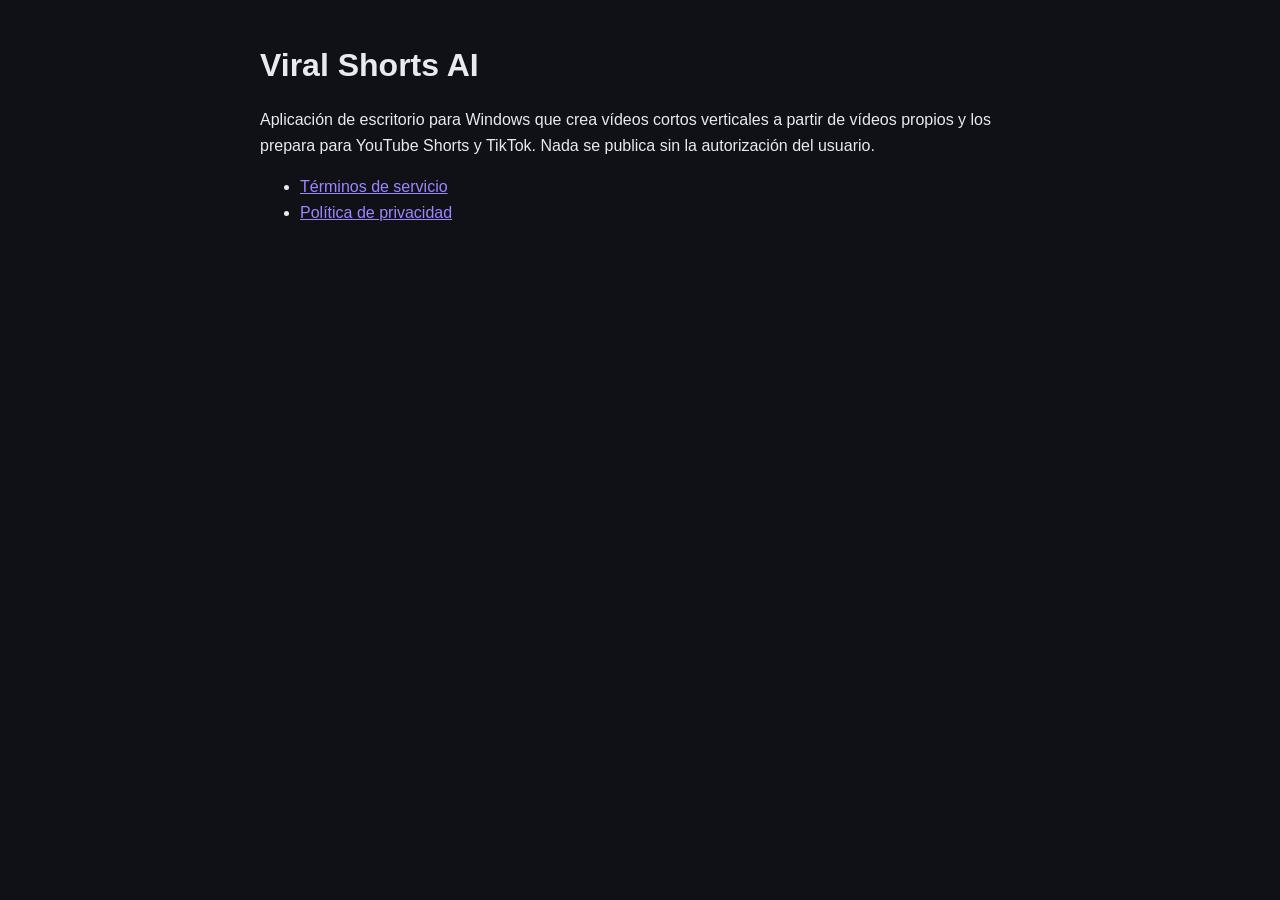
<file: index.html>
<!doctype html>
<html lang="es">
<head>
<meta charset="utf-8">
<meta name="viewport" content="width=device-width, initial-scale=1">
<title>Viral Shorts AI</title>
<link rel="stylesheet" href="estilo.css">
</head>
<body>
<main>
<h1>Viral Shorts AI</h1>
<p>Aplicación de escritorio para Windows que crea vídeos cortos verticales a partir de vídeos propios y
los prepara para YouTube Shorts y TikTok. Nada se publica sin la autorización del usuario.</p>
<ul>
<li><a href="terminos.html">Términos de servicio</a></li>
<li><a href="privacidad.html">Política de privacidad</a></li>
</ul>
</main>
</body>
</html>
</file>
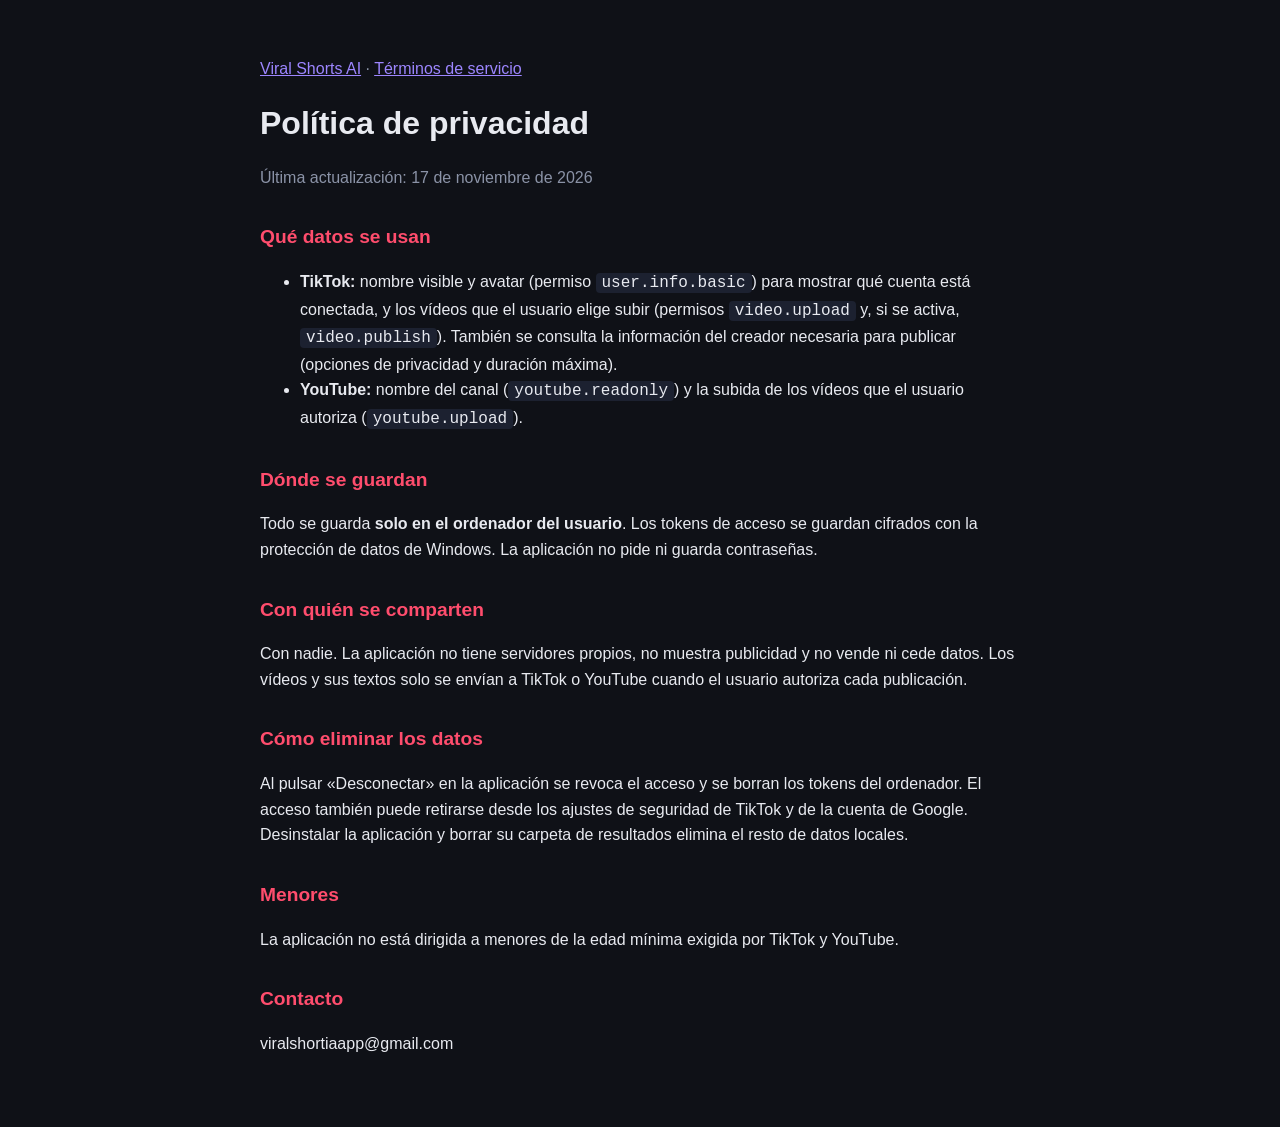
<file: privacidad.html>
<!doctype html>
<html lang="es">
<head>
<meta charset="utf-8">
<meta name="viewport" content="width=device-width, initial-scale=1">
<title>Política de privacidad · Viral Shorts AI</title>
<link rel="stylesheet" href="estilo.css">
</head>
<body>
<main>
<p class="nav"><a href="index.html">Viral Shorts AI</a> · <a href="terminos.html">Términos de servicio</a></p>
<h1>Política de privacidad</h1>
<p class="muted">Última actualización: 17 de noviembre de 2026</p>

<h2>Qué datos se usan</h2>
<ul>
<li><strong>TikTok:</strong> nombre visible y avatar (permiso <code>user.info.basic</code>) para mostrar qué
cuenta está conectada, y los vídeos que el usuario elige subir (permisos <code>video.upload</code> y,
si se activa, <code>video.publish</code>). También se consulta la información del creador necesaria para
publicar (opciones de privacidad y duración máxima).</li>
<li><strong>YouTube:</strong> nombre del canal (<code>youtube.readonly</code>) y la subida de los vídeos
que el usuario autoriza (<code>youtube.upload</code>).</li>
</ul>

<h2>Dónde se guardan</h2>
<p>Todo se guarda <strong>solo en el ordenador del usuario</strong>. Los tokens de acceso se guardan
cifrados con la protección de datos de Windows. La aplicación no pide ni guarda contraseñas.</p>

<h2>Con quién se comparten</h2>
<p>Con nadie. La aplicación no tiene servidores propios, no muestra publicidad y no vende ni cede datos.
Los vídeos y sus textos solo se envían a TikTok o YouTube cuando el usuario autoriza cada publicación.</p>

<h2>Cómo eliminar los datos</h2>
<p>Al pulsar «Desconectar» en la aplicación se revoca el acceso y se borran los tokens del ordenador.
El acceso también puede retirarse desde los ajustes de seguridad de TikTok y de la cuenta de Google.
Desinstalar la aplicación y borrar su carpeta de resultados elimina el resto de datos locales.</p>

<h2>Menores</h2>
<p>La aplicación no está dirigida a menores de la edad mínima exigida por TikTok y YouTube.</p>

<h2>Contacto</h2>
<p>viralshortiaapp@gmail.com</p>
</main>
</body>
</html>
</file>
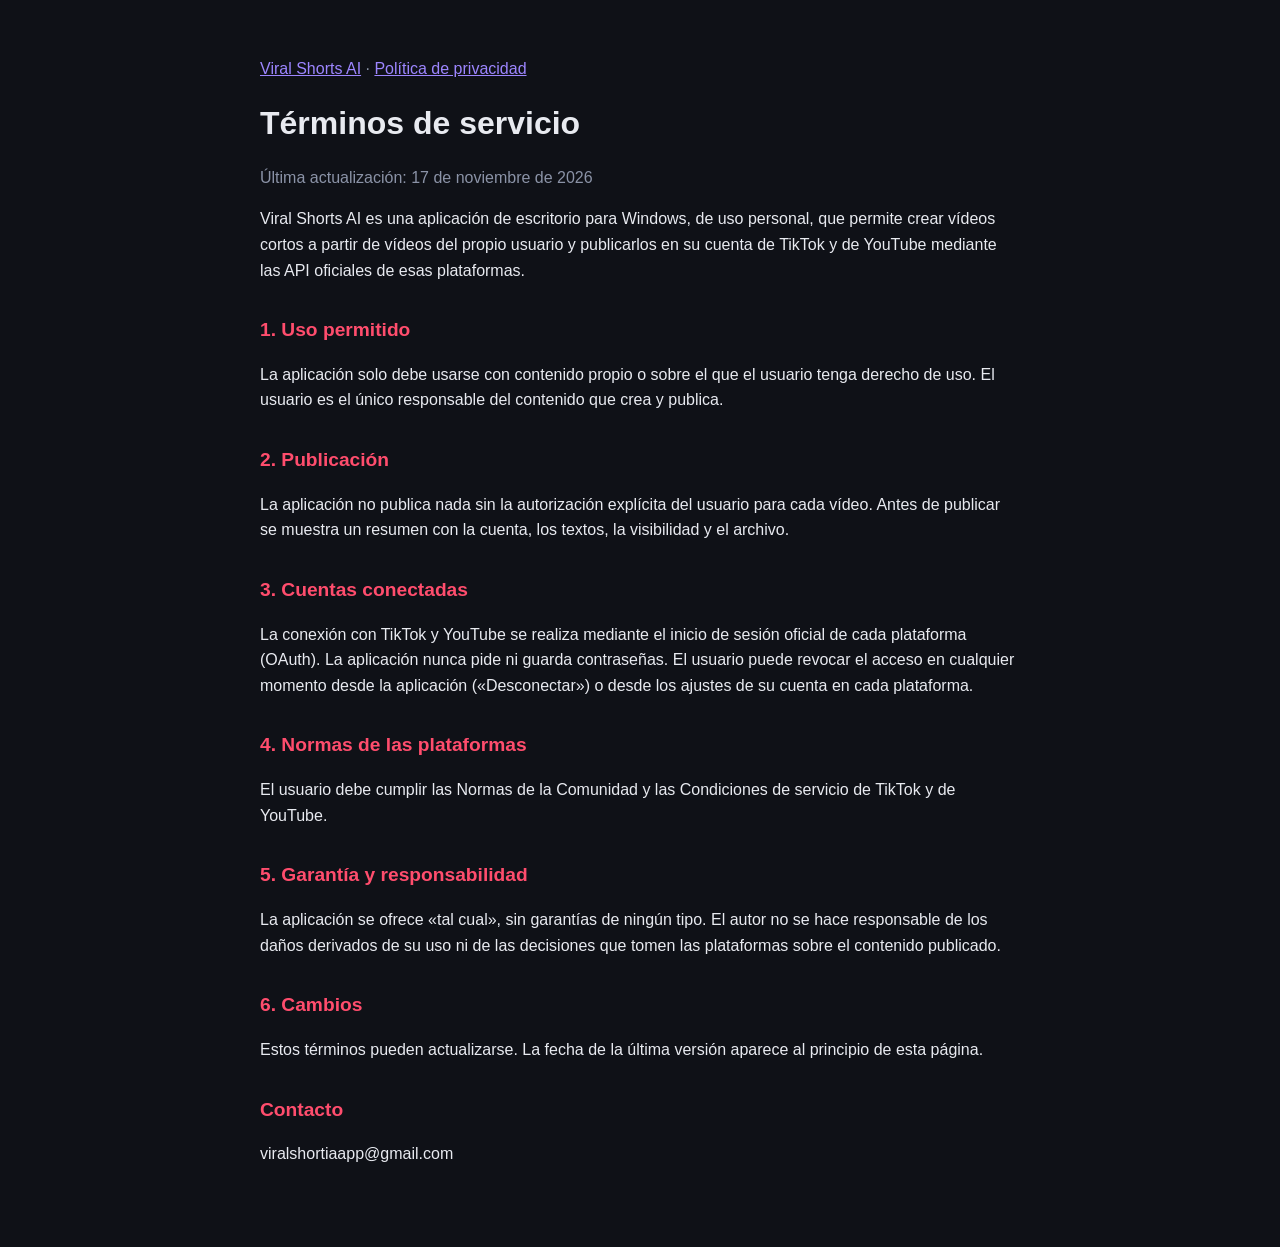
<file: terminos.html>
<!doctype html>
<html lang="es">
<head>
<meta charset="utf-8">
<meta name="viewport" content="width=device-width, initial-scale=1">
<title>Términos de servicio · Viral Shorts AI</title>
<link rel="stylesheet" href="estilo.css">
</head>
<body>
<main>
<p class="nav"><a href="index.html">Viral Shorts AI</a> · <a href="privacidad.html">Política de privacidad</a></p>
<h1>Términos de servicio</h1>
<p class="muted">Última actualización: 17 de noviembre de 2026</p>

<p>Viral Shorts AI es una aplicación de escritorio para Windows, de uso personal, que permite crear vídeos
cortos a partir de vídeos del propio usuario y publicarlos en su cuenta de TikTok y de YouTube mediante
las API oficiales de esas plataformas.</p>

<h2>1. Uso permitido</h2>
<p>La aplicación solo debe usarse con contenido propio o sobre el que el usuario tenga derecho de uso.
El usuario es el único responsable del contenido que crea y publica.</p>

<h2>2. Publicación</h2>
<p>La aplicación no publica nada sin la autorización explícita del usuario para cada vídeo. Antes de
publicar se muestra un resumen con la cuenta, los textos, la visibilidad y el archivo.</p>

<h2>3. Cuentas conectadas</h2>
<p>La conexión con TikTok y YouTube se realiza mediante el inicio de sesión oficial de cada plataforma
(OAuth). La aplicación nunca pide ni guarda contraseñas. El usuario puede revocar el acceso en cualquier
momento desde la aplicación («Desconectar») o desde los ajustes de su cuenta en cada plataforma.</p>

<h2>4. Normas de las plataformas</h2>
<p>El usuario debe cumplir las Normas de la Comunidad y las Condiciones de servicio de TikTok y de YouTube.</p>

<h2>5. Garantía y responsabilidad</h2>
<p>La aplicación se ofrece «tal cual», sin garantías de ningún tipo. El autor no se hace responsable de
los daños derivados de su uso ni de las decisiones que tomen las plataformas sobre el contenido publicado.</p>

<h2>6. Cambios</h2>
<p>Estos términos pueden actualizarse. La fecha de la última versión aparece al principio de esta página.</p>

<h2>Contacto</h2>
<p>viralshortiaapp@gmail.com</p>
</main>
</body>
</html>
</file>
<file: estilo.css>
:root { color-scheme: dark; }
body { margin: 0; background: #0f1117; color: #e8eaf0; font: 16px/1.6 "Segoe UI", Arial, sans-serif; }
main { max-width: 760px; margin: 0 auto; padding: 40px 16px 64px; }
h1 { font-size: 2rem; margin: 0 0 4px; }
h2 { font-size: 1.2rem; margin-top: 32px; color: #ff4d6d; }
a { color: #9d86ff; }
.muted, .nav { color: #8b93a7; }
code { background: #1c2130; padding: 1px 6px; border-radius: 4px; }
</file>
